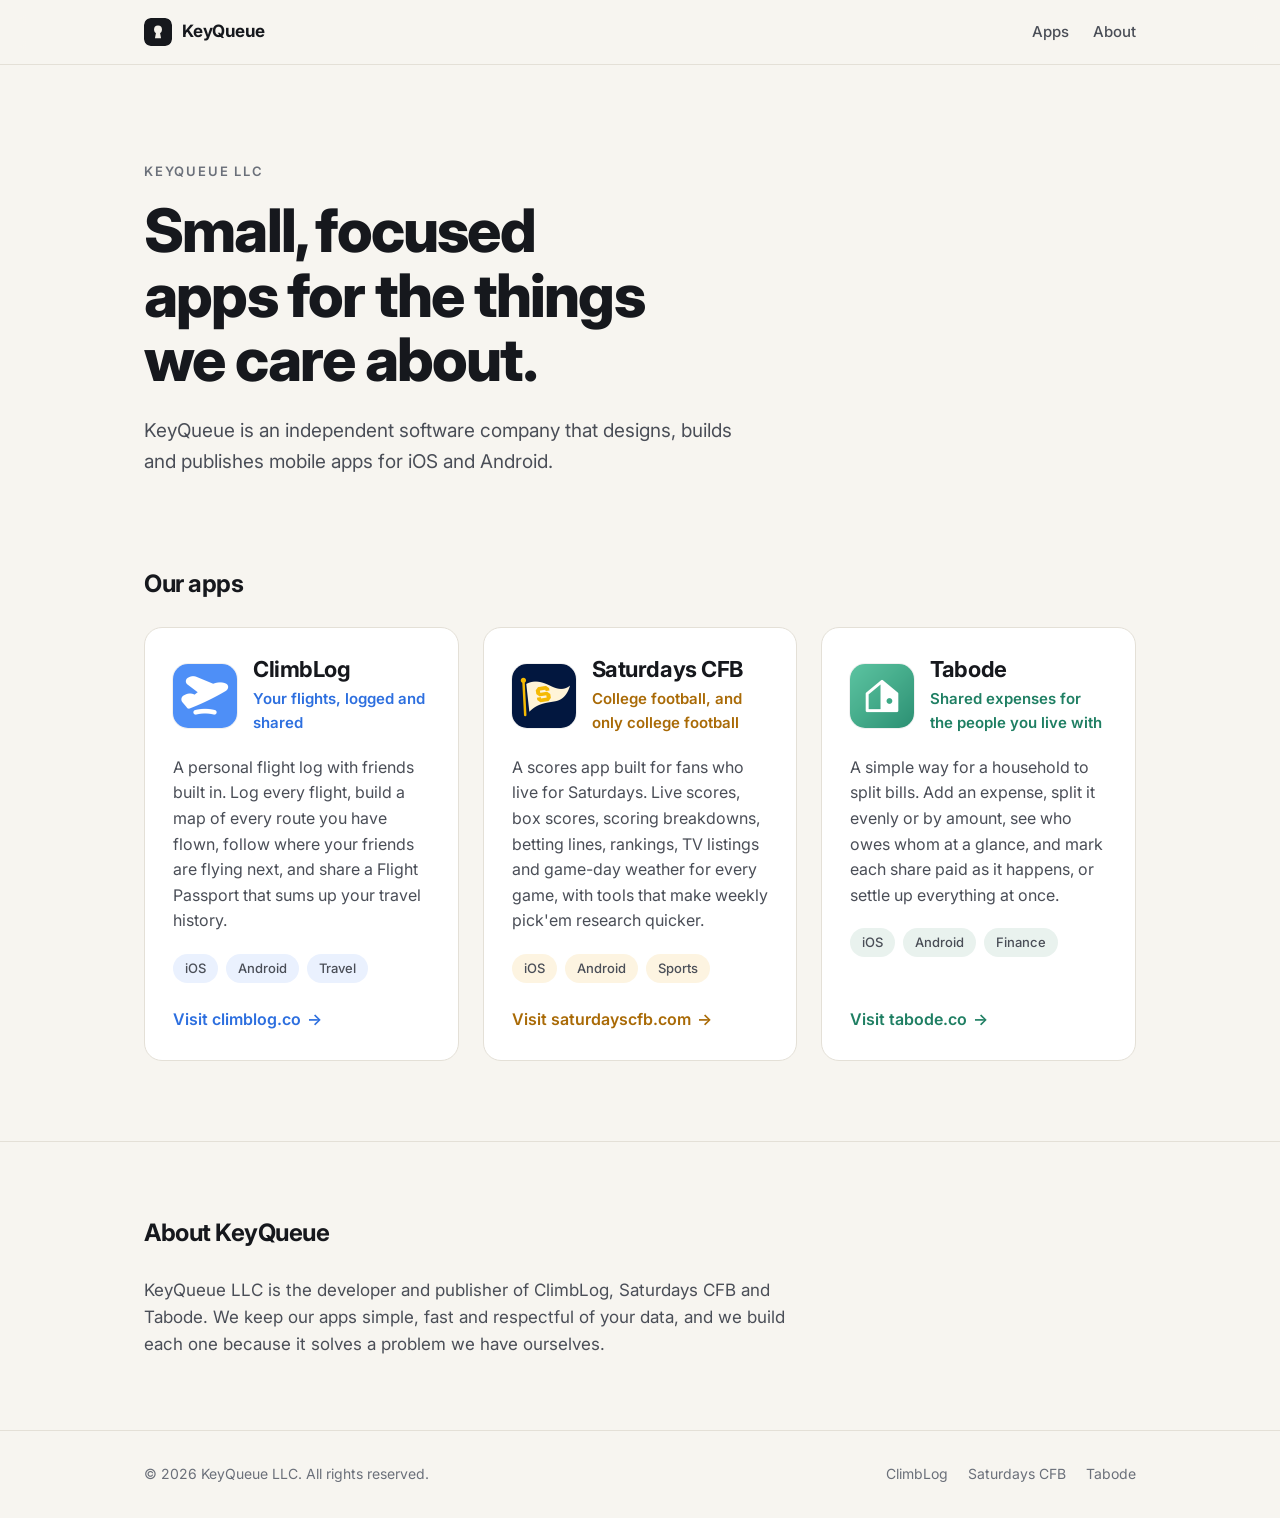
<file: index.html>
<!DOCTYPE html>
<html lang="en">
<head>
  <meta charset="UTF-8" />
  <meta name="viewport" content="width=device-width, initial-scale=1.0" />

  <title>KeyQueue LLC - Independent mobile apps</title>
  <meta name="description" content="KeyQueue LLC is an independent software company building mobile apps, including ClimbLog, Saturdays CFB and Tabode." />
  <link rel="canonical" href="https://keyqueue.llc/" />
  <meta name="theme-color" content="#16181D" />

  <meta property="og:type" content="website" />
  <meta property="og:site_name" content="KeyQueue LLC" />
  <meta property="og:url" content="https://keyqueue.llc/" />
  <meta property="og:title" content="KeyQueue LLC" />
  <meta property="og:description" content="An independent software company building ClimbLog, Saturdays CFB and Tabode." />

  <link rel="icon" href="/assets/img/mark.svg" type="image/svg+xml" />

  <link rel="preconnect" href="https://fonts.googleapis.com" />
  <link rel="preconnect" href="https://fonts.gstatic.com" crossorigin />
  <link rel="stylesheet" href="https://fonts.googleapis.com/css2?family=Inter:wght@400;500;600;700;800&display=swap" />
  <link rel="stylesheet" href="/assets/css/site.css" />
</head>
<body>
  <header class="nav">
    <div class="wrap nav-inner">
      <a class="brand" href="/" aria-label="KeyQueue LLC home">
        <img src="/assets/img/mark.svg" width="28" height="28" alt="" />
        <span>KeyQueue</span>
      </a>
      <nav class="nav-links" aria-label="Primary">
        <a href="#apps">Apps</a>
        <a href="#about">About</a>
      </nav>
    </div>
  </header>

  <main>
    <section class="hero">
      <div class="wrap">
        <p class="eyebrow">KeyQueue LLC</p>
        <h1>Small, focused apps for the things we care about.</h1>
        <p class="lede">
          KeyQueue is an independent software company that designs, builds and
          publishes mobile apps for iOS and Android.
        </p>
      </div>
    </section>

    <section id="apps" class="apps">
      <div class="wrap">
        <h2 class="section-title">Our apps</h2>
        <div class="grid">

          <article class="card card-climblog">
            <div class="card-head">
              <img class="app-icon" src="/assets/img/climblog.png" width="64" height="64" alt="ClimbLog app icon" />
              <div>
                <h3>ClimbLog</h3>
                <p class="tagline">Your flights, logged and shared</p>
              </div>
            </div>
            <p>
              A personal flight log with friends built in. Log every flight,
              build a map of every route you have flown, follow where your
              friends are flying next, and share a Flight Passport that sums up
              your travel history.
            </p>
            <ul class="chips" aria-label="Details">
              <li>iOS</li><li>Android</li><li>Travel</li>
            </ul>
            <a class="card-link" href="https://climblog.co" rel="noopener">
              Visit climblog.co <span aria-hidden="true">&rarr;</span>
            </a>
          </article>

          <article class="card card-saturdays">
            <div class="card-head">
              <img class="app-icon" src="/assets/img/saturdays.png" width="64" height="64" alt="Saturdays CFB app icon" />
              <div>
                <h3>Saturdays CFB</h3>
                <p class="tagline">College football, and only college football</p>
              </div>
            </div>
            <p>
              A scores app built for fans who live for Saturdays. Live scores,
              box scores, scoring breakdowns, betting lines, rankings, TV
              listings and game-day weather for every game, with tools that make
              weekly pick'em research quicker.
            </p>
            <ul class="chips" aria-label="Details">
              <li>iOS</li><li>Android</li><li>Sports</li>
            </ul>
            <a class="card-link" href="https://saturdayscfb.com" rel="noopener">
              Visit saturdayscfb.com <span aria-hidden="true">&rarr;</span>
            </a>
          </article>

          <article class="card card-tabode">
            <div class="card-head">
              <img class="app-icon" src="/assets/img/tabode.png" width="64" height="64" alt="Tabode app icon" />
              <div>
                <h3>Tabode</h3>
                <p class="tagline">Shared expenses for the people you live with</p>
              </div>
            </div>
            <p>
              A simple way for a household to split bills. Add an expense, split
              it evenly or by amount, see who owes whom at a glance, and mark
              each share paid as it happens, or settle up everything at once.
            </p>
            <ul class="chips" aria-label="Details">
              <li>iOS</li><li>Android</li><li>Finance</li>
            </ul>
            <a class="card-link" href="https://tabode.co" rel="noopener">
              Visit tabode.co <span aria-hidden="true">&rarr;</span>
            </a>
          </article>

        </div>
      </div>
    </section>

    <section id="about" class="about">
      <div class="wrap about-inner">
        <h2 class="section-title">About KeyQueue</h2>
        <p>
          KeyQueue LLC is the developer and publisher of ClimbLog, Saturdays CFB
          and Tabode. We keep our apps simple, fast and respectful of your data, and we
          build each one because it solves a problem we have ourselves.
        </p>
      </div>
    </section>
  </main>

  <footer class="footer">
    <div class="wrap footer-inner">
      <p>&copy; <span id="year">2026</span> KeyQueue LLC. All rights reserved.</p>
      <p class="footer-links">
        <a href="https://climblog.co" rel="noopener">ClimbLog</a>
        <a href="https://saturdayscfb.com" rel="noopener">Saturdays CFB</a>
        <a href="https://tabode.co" rel="noopener">Tabode</a>
      </p>
    </div>
  </footer>

  <script>document.getElementById('year').textContent = new Date().getFullYear();</script>
</body>
</html>
</file>
<file: assets/css/site.css>
/* KeyQueue LLC - site styles. Single page, no build step. */

:root {
  --bg: #F7F5F0;
  --surface: #FFFFFF;
  --ink: #16181D;
  --ink-2: #4A4E57;
  --ink-3: #6B707A;
  --line: #E4E0D7;
  --chip: #EFECE5;

  --climblog: #2D6FDF;
  --climblog-tint: #EAF1FE;
  --saturdays: #0A1D45;
  --saturdays-gold: #A96A06;
  --saturdays-tint: #FDF4E1;
  --tabode: #1F7F63;
  --tabode-tint: #E9F2EE;

  --radius: 18px;
  --wrap: 1040px;
  --font: 'Inter', -apple-system, BlinkMacSystemFont, 'Segoe UI', Helvetica, Arial, sans-serif;
}

@media (prefers-color-scheme: dark) {
  :root {
    --bg: #111317;
    --surface: #1A1D23;
    --ink: #F2F0EB;
    --ink-2: #BCBFC6;
    --ink-3: #8D919A;
    --line: #2A2E36;
    --chip: #23272F;

    --climblog: #7EB3FF;
    --climblog-tint: rgba(79, 142, 247, 0.12);
    --saturdays: #F5B83D;
    --saturdays-gold: #F5B83D;
    --saturdays-tint: rgba(245, 184, 61, 0.10);
    --tabode: #7DD3B2;
    --tabode-tint: rgba(125, 211, 178, 0.12);
  }
}

*, *::before, *::after { box-sizing: border-box; }

html { -webkit-text-size-adjust: 100%; scroll-behavior: smooth; }

body {
  margin: 0;
  background: var(--bg);
  color: var(--ink);
  font-family: var(--font);
  font-size: 1rem;
  line-height: 1.6;
  -webkit-font-smoothing: antialiased;
}

img { display: block; max-width: 100%; }

a { color: inherit; }

.wrap {
  width: 100%;
  max-width: var(--wrap);
  margin-inline: auto;
  padding-inline: 24px;
}

@media (max-width: 560px) {
  .wrap { padding-inline: 16px; }
}

/* ---- Nav --------------------------------------------------------------- */
.nav {
  position: sticky;
  top: 0;
  z-index: 10;
  background: color-mix(in srgb, var(--bg) 85%, transparent);
  backdrop-filter: saturate(160%) blur(12px);
  -webkit-backdrop-filter: saturate(160%) blur(12px);
  border-bottom: 1px solid var(--line);
}

.nav-inner {
  display: flex;
  align-items: center;
  justify-content: space-between;
  height: 64px;
}

.brand {
  display: inline-flex;
  align-items: center;
  gap: 10px;
  font-weight: 700;
  font-size: 1.0625rem;
  letter-spacing: -0.01em;
  text-decoration: none;
}

.brand img { border-radius: 7px; }

@media (prefers-color-scheme: dark) {
  .brand img { box-shadow: 0 0 0 1px var(--line); }
}

.nav-links { display: flex; gap: 24px; }

.nav-links a {
  color: var(--ink-2);
  font-size: 0.9375rem;
  font-weight: 500;
  text-decoration: none;
}

.nav-links a:hover { color: var(--ink); }

/* ---- Hero -------------------------------------------------------------- */
.hero { padding-block: 96px 64px; }

.eyebrow {
  margin: 0 0 16px;
  color: var(--ink-3);
  font-size: 0.8125rem;
  font-weight: 600;
  letter-spacing: 0.14em;
  text-transform: uppercase;
}

.hero h1 {
  margin: 0;
  max-width: 16ch;
  font-size: clamp(2.25rem, 6vw, 3.75rem);
  font-weight: 800;
  line-height: 1.08;
  letter-spacing: -0.03em;
  text-wrap: balance;
}

.lede {
  margin: 24px 0 0;
  max-width: 52ch;
  color: var(--ink-2);
  font-size: 1.1875rem;
  line-height: 1.6;
}

@media (max-width: 560px) {
  .hero { padding-block: 64px 40px; }
  .lede { font-size: 1.0625rem; }
}

/* ---- Apps -------------------------------------------------------------- */
.apps { padding-block: 24px 80px; }

.section-title {
  margin: 0 0 24px;
  font-size: 1.5rem;
  font-weight: 700;
  letter-spacing: -0.02em;
}

.grid {
  display: grid;
  grid-template-columns: repeat(3, minmax(0, 1fr));
  gap: 24px;
}

@media (max-width: 980px) {
  .grid { grid-template-columns: repeat(2, minmax(0, 1fr)); }
}

@media (max-width: 680px) {
  .grid { grid-template-columns: 1fr; }
}

.card {
  --accent: var(--ink);
  --tint: var(--chip);
  display: flex;
  flex-direction: column;
  padding: 28px;
  background: var(--surface);
  border: 1px solid var(--line);
  border-radius: var(--radius);
  transition: transform 160ms ease, box-shadow 160ms ease;
}

.card:hover {
  transform: translateY(-2px);
  box-shadow: 0 12px 32px -16px rgba(0, 0, 0, 0.25);
}

.card-climblog  { --accent: var(--climblog);       --tint: var(--climblog-tint); }
.card-saturdays { --accent: var(--saturdays-gold); --tint: var(--saturdays-tint); }
.card-tabode    { --accent: var(--tabode);         --tint: var(--tabode-tint); }

.card-head {
  display: flex;
  align-items: center;
  gap: 16px;
  margin-bottom: 20px;
}

.app-icon {
  flex: none;
  width: 64px;
  height: 64px;
  border-radius: 15px;
  box-shadow: 0 0 0 1px rgba(0, 0, 0, 0.06);
}

.card h3 {
  margin: 0;
  font-size: 1.375rem;
  font-weight: 700;
  letter-spacing: -0.02em;
  line-height: 1.2;
}

.tagline {
  margin: 4px 0 0;
  color: var(--accent);
  font-size: 0.9375rem;
  font-weight: 600;
}

.card > p {
  margin: 0;
  color: var(--ink-2);
}

.chips {
  display: flex;
  flex-wrap: wrap;
  gap: 8px;
  margin: 20px 0 0;
  padding: 0;
  list-style: none;
}

.chips li {
  padding: 4px 12px;
  background: var(--tint);
  border-radius: 999px;
  color: var(--ink-2);
  font-size: 0.8125rem;
  font-weight: 500;
}

.card-link {
  display: inline-flex;
  align-items: center;
  gap: 6px;
  align-self: flex-start;
  margin-top: auto;
  padding-top: 24px;
  color: var(--accent);
  font-weight: 600;
  text-decoration: none;
}

.card-link span { transition: transform 160ms ease; }
.card-link:hover span { transform: translateX(3px); }
.card-link:hover { text-decoration: underline; text-underline-offset: 3px; }

/* ---- About ------------------------------------------------------------- */
.about {
  padding-block: 72px;
  border-top: 1px solid var(--line);
}

.about-inner p {
  margin: 0;
  max-width: 62ch;
  color: var(--ink-2);
  font-size: 1.0625rem;
}

/* ---- Footer ------------------------------------------------------------ */
.footer {
  padding-block: 32px;
  border-top: 1px solid var(--line);
  color: var(--ink-3);
  font-size: 0.875rem;
}

.footer-inner {
  display: flex;
  flex-wrap: wrap;
  align-items: center;
  justify-content: space-between;
  gap: 12px 24px;
}

.footer p { margin: 0; }

.footer-links { display: flex; gap: 20px; }
.footer-links a { text-decoration: none; }
.footer-links a:hover { color: var(--ink); }

@media (prefers-reduced-motion: reduce) {
  html { scroll-behavior: auto; }
  .card, .card-link span { transition: none; }
}
</file>
